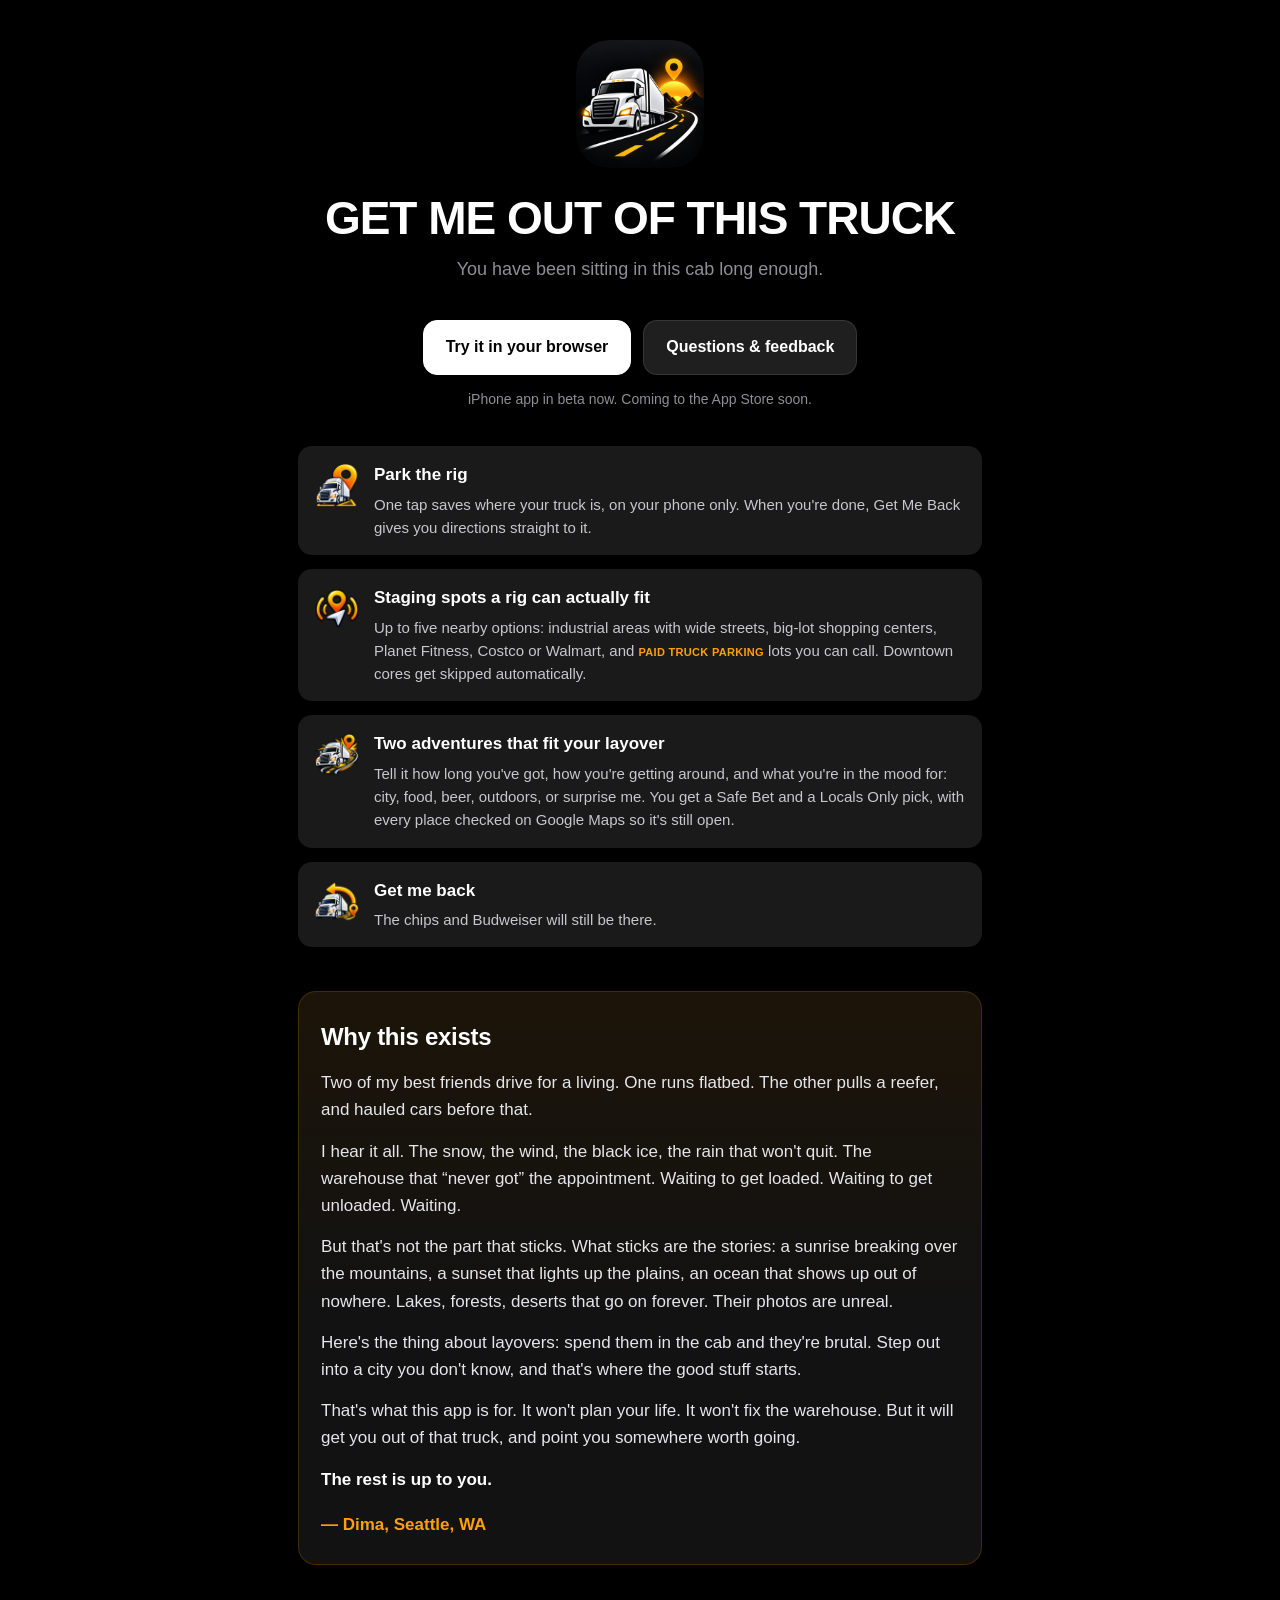
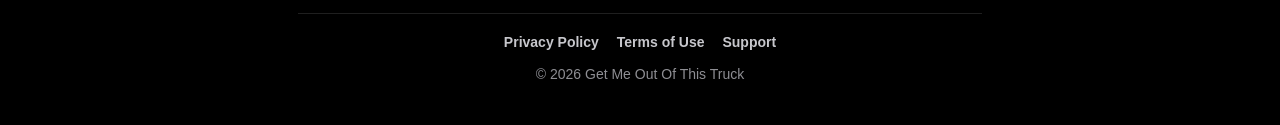
<file: index.html>
<!DOCTYPE html>
<html lang="en">
<head>
    <meta charset="UTF-8">
    <meta name="viewport" content="width=device-width, initial-scale=1.0, viewport-fit=cover">

    <title>Get Me Out of This Truck</title>
    <meta name="description" content="A layover app for truck drivers: park the rig, find somewhere a rig can actually stage, and get two quick local adventures that fit your time and mood.">

    <meta property="og:title" content="Get Me Out of This Truck">
    <meta property="og:description" content="You have been sitting in this cab long enough. Layover adventures and truck-friendly staging spots for drivers.">
    <meta property="og:image" content="https://getmeoutofthistruck.com/icons/logo.png">
    <meta property="og:url" content="https://getmeoutofthistruck.com/">

    <meta name="theme-color" content="#000000">
    <link rel="icon" type="image/png" sizes="32x32" href="icons/favicon-32.png">
    <link rel="icon" type="image/png" sizes="192x192" href="icons/icon-192.png">
    <link rel="apple-touch-icon" href="icons/apple-touch-icon.png">
    <link rel="stylesheet" href="style.css">
</head>

<body>
<main class="page">

    <section class="hero">
        <img class="hero-logo" src="icons/logo.png" alt="Get Me Out of This Truck app icon" width="128" height="128">

        <h1>GET ME OUT OF THIS TRUCK</h1>

        <p>You have been sitting in this cab long enough.</p>
    </section>

    <div class="cta-row">
        <a class="cta primary" href="https://truck.spokanistansaga.com">Try it in your browser</a>
        <a class="cta" href="support/">Questions &amp; feedback</a>
    </div>

    <p class="cta-note">iPhone app in beta now. Coming to the App Store soon.</p>

    <section class="features">

        <div class="feature">
            <img src="icons/park-rig.png" alt="">
            <div>
                <h2>Park the rig</h2>
                <p>One tap saves where your truck is, on your phone only. When you're done, Get Me Back gives you directions straight to it.</p>
            </div>
        </div>

        <div class="feature">
            <img src="icons/current-location.png" alt="">
            <div>
                <h2>Staging spots a rig can actually fit</h2>
                <p>Up to five nearby options: industrial areas with wide streets, big-lot shopping centers, Planet Fitness, Costco or Walmart, and <span class="tag">PAID TRUCK PARKING</span> lots you can call. Downtown cores get skipped automatically.</p>
            </div>
        </div>

        <div class="feature">
            <img src="icons/get-me-out.png" alt="">
            <div>
                <h2>Two adventures that fit your layover</h2>
                <p>Tell it how long you've got, how you're getting around, and what you're in the mood for: city, food, beer, outdoors, or surprise me. You get a Safe Bet and a Locals Only pick, with every place checked on Google Maps so it's still open.</p>
            </div>
        </div>

        <div class="feature">
            <img src="icons/get-me-back.png" alt="">
            <div>
                <h2>Get me back</h2>
                <p>The chips and Budweiser will still be there.</p>
            </div>
        </div>

    </section>

    <section class="story" id="story">
        <h2>Why this exists</h2>

        <p>Two of my best friends drive for a living. One runs flatbed. The other pulls a reefer, and hauled cars before that.</p>

        <p>I hear it all. The snow, the wind, the black ice, the rain that won't quit. The warehouse that &ldquo;never got&rdquo; the appointment. Waiting to get loaded. Waiting to get unloaded. Waiting.</p>

        <p>But that's not the part that sticks. What sticks are the stories: a sunrise breaking over the mountains, a sunset that lights up the plains, an ocean that shows up out of nowhere. Lakes, forests, deserts that go on forever. Their photos are unreal.</p>

        <p>Here's the thing about layovers: spend them in the cab and they're brutal. Step out into a city you don't know, and that's where the good stuff starts.</p>

        <p>That's what this app is for. It won't plan your life. It won't fix the warehouse. But it will get you out of that truck, and point you somewhere worth going.</p>

        <p class="story-kicker">The rest is up to you.</p>

        <p class="story-signature">&mdash; Dima, Seattle, WA</p>
    </section>

    <footer class="site-footer">
        <nav>
            <a href="privacy/">Privacy Policy</a>
            <a href="terms/">Terms of Use</a>
            <a href="support/">Support</a>
        </nav>
        <div>&copy; 2026 Get Me Out Of This Truck</div>
    </footer>

</main>
</body>
</html>
</file>
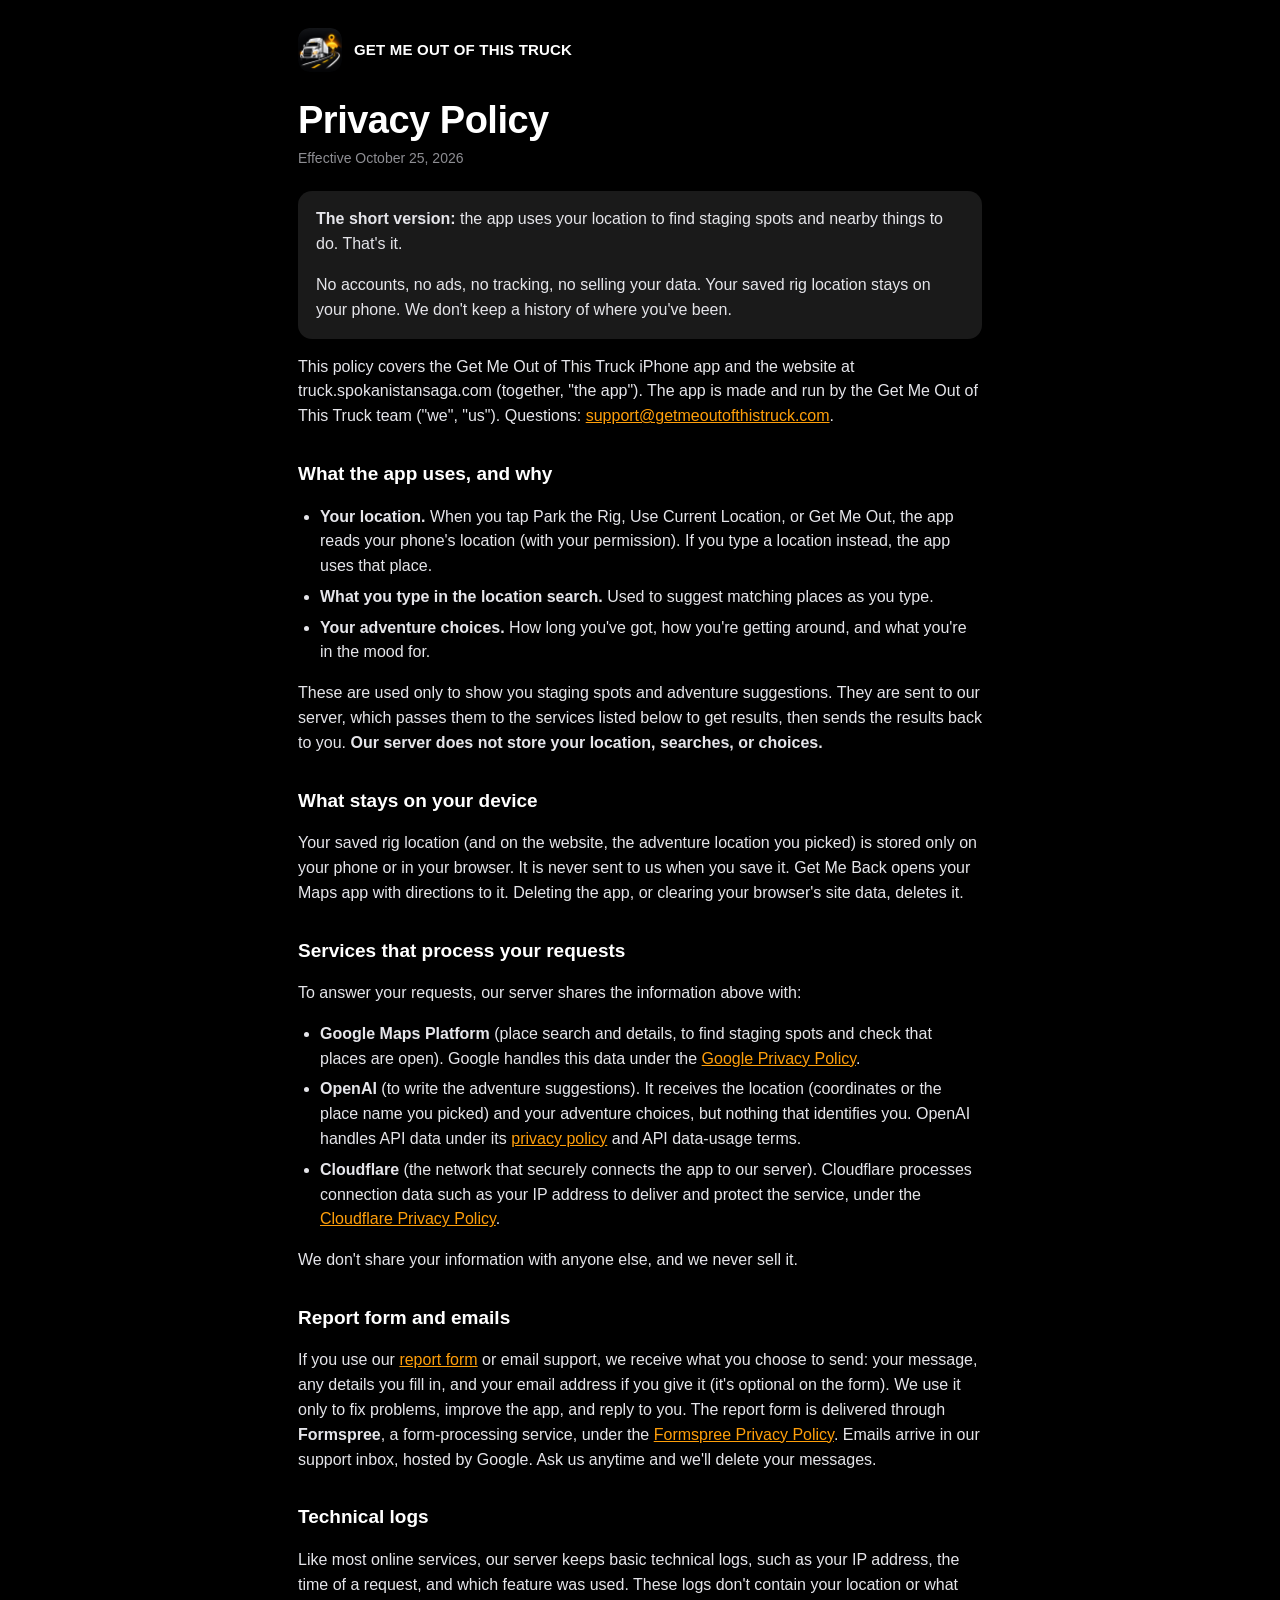
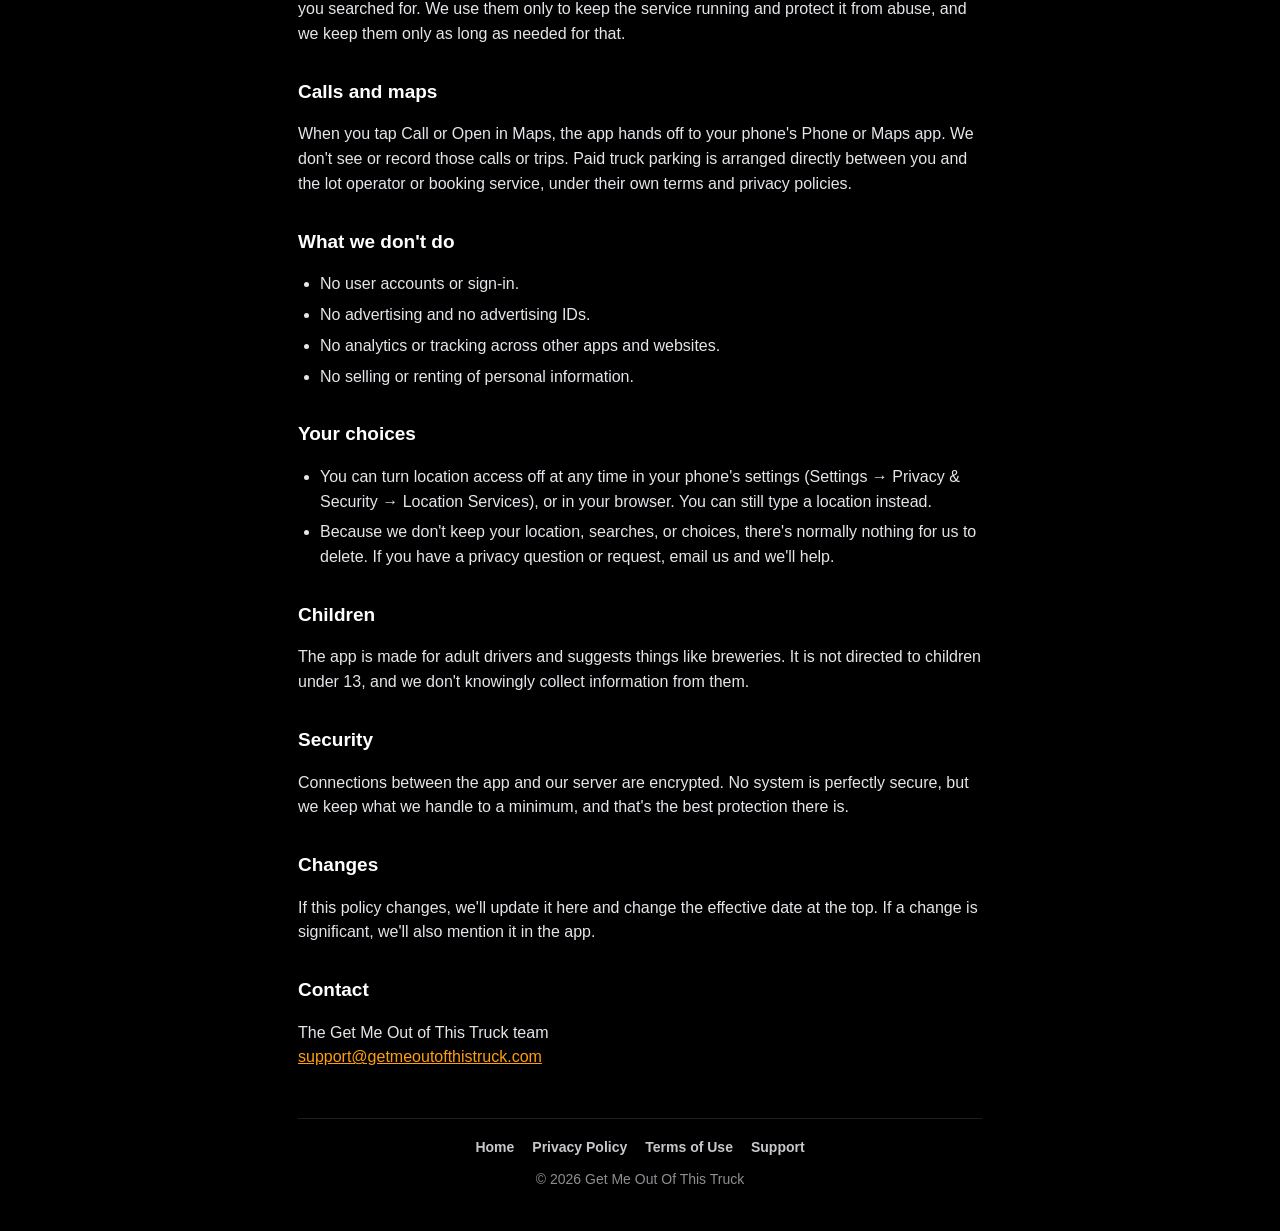
<file: privacy/index.html>
<!DOCTYPE html>
<html lang="en">
<head>
    <meta charset="UTF-8">
    <meta name="viewport" content="width=device-width, initial-scale=1.0, viewport-fit=cover">
    <title>Privacy Policy · Get Me Out of This Truck</title>
    <meta name="description" content="How Get Me Out of This Truck handles your information.">
    <meta name="theme-color" content="#000000">
    <link rel="icon" type="image/png" sizes="32x32" href="../icons/favicon-32.png">
    <link rel="apple-touch-icon" href="../icons/apple-touch-icon.png">
    <link rel="stylesheet" href="../style.css">
</head>

<body>
<main class="page doc">

    <a class="site-header" href="../">
        <img src="../icons/logo.png" alt="">
        <span>GET ME OUT OF THIS TRUCK</span>
    </a>

    <h1>Privacy Policy</h1>
    <p class="updated">Effective October 25, 2026</p>

    <div class="summary">
        <p><strong>The short version:</strong> the app uses your location to find staging spots and nearby things to do. That's it.</p>
        <p>No accounts, no ads, no tracking, no selling your data. Your saved rig location stays on your phone. We don't keep a history of where you've been.</p>
    </div>

    <p>This policy covers the Get Me Out of This Truck iPhone app and the website at truck.spokanistansaga.com (together, "the app"). The app is made and run by the Get Me Out of This Truck team ("we", "us"). Questions: <a href="mailto:support@getmeoutofthistruck.com">support@getmeoutofthistruck.com</a>.</p>

    <h2>What the app uses, and why</h2>
    <ul>
        <li><strong>Your location.</strong> When you tap Park the Rig, Use Current Location, or Get Me Out, the app reads your phone's location (with your permission). If you type a location instead, the app uses that place.</li>
        <li><strong>What you type in the location search.</strong> Used to suggest matching places as you type.</li>
        <li><strong>Your adventure choices.</strong> How long you've got, how you're getting around, and what you're in the mood for.</li>
    </ul>
    <p>These are used only to show you staging spots and adventure suggestions. They are sent to our server, which passes them to the services listed below to get results, then sends the results back to you. <strong>Our server does not store your location, searches, or choices.</strong></p>

    <h2>What stays on your device</h2>
    <p>Your saved rig location (and on the website, the adventure location you picked) is stored only on your phone or in your browser. It is never sent to us when you save it. Get Me Back opens your Maps app with directions to it. Deleting the app, or clearing your browser's site data, deletes it.</p>

    <h2>Services that process your requests</h2>
    <p>To answer your requests, our server shares the information above with:</p>
    <ul>
        <li><strong>Google Maps Platform</strong> (place search and details, to find staging spots and check that places are open). Google handles this data under the <a href="https://policies.google.com/privacy">Google Privacy Policy</a>.</li>
        <li><strong>OpenAI</strong> (to write the adventure suggestions). It receives the location (coordinates or the place name you picked) and your adventure choices, but nothing that identifies you. OpenAI handles API data under its <a href="https://openai.com/policies/privacy-policy">privacy policy</a> and API data-usage terms.</li>
        <li><strong>Cloudflare</strong> (the network that securely connects the app to our server). Cloudflare processes connection data such as your IP address to deliver and protect the service, under the <a href="https://www.cloudflare.com/privacypolicy/">Cloudflare Privacy Policy</a>.</li>
    </ul>
    <p>We don't share your information with anyone else, and we never sell it.</p>

    <h2>Report form and emails</h2>
    <p>If you use our <a href="../report/">report form</a> or email support, we receive what you choose to send: your message, any details you fill in, and your email address if you give it (it's optional on the form). We use it only to fix problems, improve the app, and reply to you. The report form is delivered through <strong>Formspree</strong>, a form-processing service, under the <a href="https://formspree.io/legal/privacy-policy">Formspree Privacy Policy</a>. Emails arrive in our support inbox, hosted by Google. Ask us anytime and we'll delete your messages.</p>

    <h2>Technical logs</h2>
    <p>Like most online services, our server keeps basic technical logs, such as your IP address, the time of a request, and which feature was used. These logs don't contain your location or what you searched for. We use them only to keep the service running and protect it from abuse, and we keep them only as long as needed for that.</p>

    <h2>Calls and maps</h2>
    <p>When you tap Call or Open in Maps, the app hands off to your phone's Phone or Maps app. We don't see or record those calls or trips. Paid truck parking is arranged directly between you and the lot operator or booking service, under their own terms and privacy policies.</p>

    <h2>What we don't do</h2>
    <ul>
        <li>No user accounts or sign-in.</li>
        <li>No advertising and no advertising IDs.</li>
        <li>No analytics or tracking across other apps and websites.</li>
        <li>No selling or renting of personal information.</li>
    </ul>

    <h2>Your choices</h2>
    <ul>
        <li>You can turn location access off at any time in your phone's settings (Settings → Privacy &amp; Security → Location Services), or in your browser. You can still type a location instead.</li>
        <li>Because we don't keep your location, searches, or choices, there's normally nothing for us to delete. If you have a privacy question or request, email us and we'll help.</li>
    </ul>

    <h2>Children</h2>
    <p>The app is made for adult drivers and suggests things like breweries. It is not directed to children under 13, and we don't knowingly collect information from them.</p>

    <h2>Security</h2>
    <p>Connections between the app and our server are encrypted. No system is perfectly secure, but we keep what we handle to a minimum, and that's the best protection there is.</p>

    <h2>Changes</h2>
    <p>If this policy changes, we'll update it here and change the effective date at the top. If a change is significant, we'll also mention it in the app.</p>

    <h2>Contact</h2>
    <p>The Get Me Out of This Truck team<br>
    <a href="mailto:support@getmeoutofthistruck.com">support@getmeoutofthistruck.com</a></p>

    <footer class="site-footer">
        <nav>
            <a href="../">Home</a>
            <a href="../privacy/">Privacy Policy</a>
            <a href="../terms/">Terms of Use</a>
            <a href="../support/">Support</a>
        </nav>
        <div>&copy; 2026 Get Me Out Of This Truck</div>
    </footer>

</main>
</body>
</html>
</file>
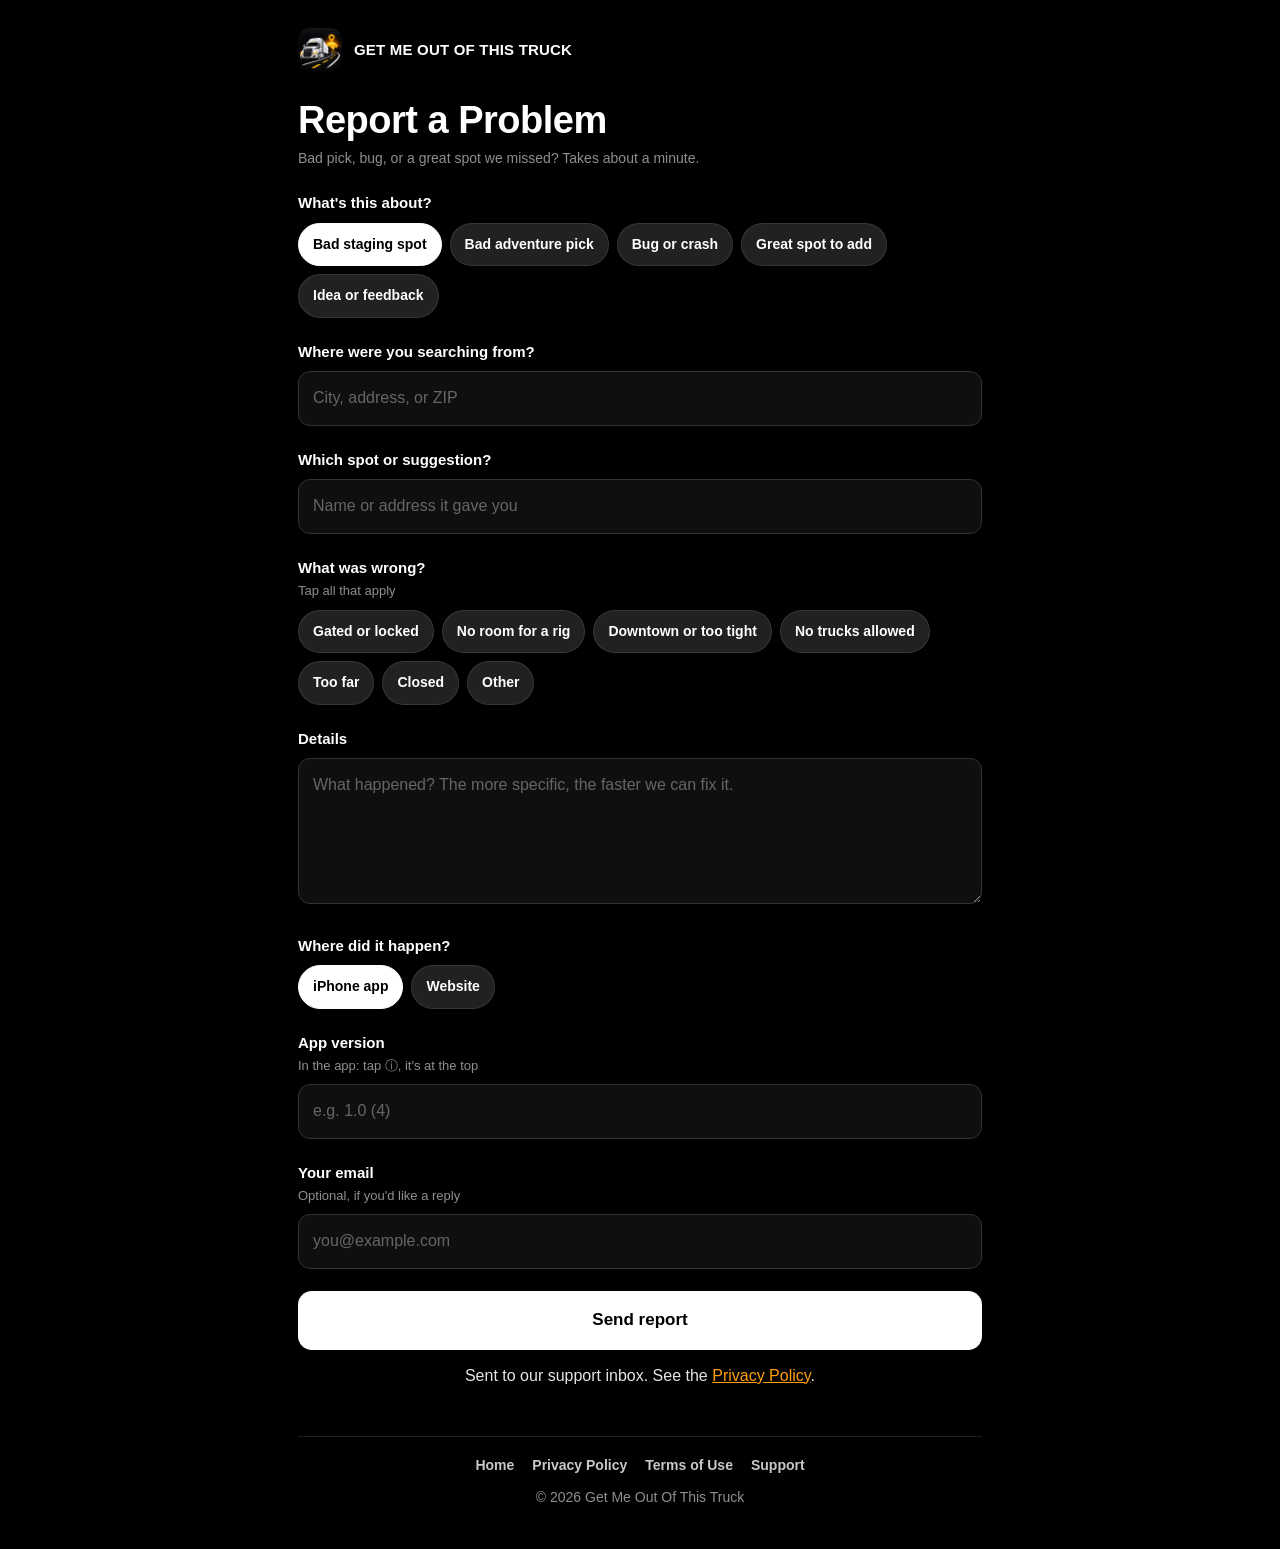
<file: report/index.html>
<!DOCTYPE html>
<html lang="en">
<head>
    <meta charset="UTF-8">
    <meta name="viewport" content="width=device-width, initial-scale=1.0, viewport-fit=cover">
    <title>Report a Problem · Get Me Out of This Truck</title>
    <meta name="description" content="Report a bug, a bad staging spot, or a great spot we should add to Get Me Out of This Truck.">
    <meta name="theme-color" content="#000000">
    <link rel="icon" type="image/png" sizes="32x32" href="../icons/favicon-32.png">
    <link rel="apple-touch-icon" href="../icons/apple-touch-icon.png">
    <link rel="stylesheet" href="../style.css">
</head>

<body>
<main class="page doc">

    <a class="site-header" href="../">
        <img src="../icons/logo.png" alt="">
        <span>GET ME OUT OF THIS TRUCK</span>
    </a>

    <h1>Report a Problem</h1>
    <p class="updated">Bad pick, bug, or a great spot we missed? Takes about a minute.</p>

    <!--
        Submissions go to Formspree, which emails them to the support inbox.
        To change where they go, change data-endpoint (formspree.io/f/<id>).
    -->
    <form
        id="reportForm"
        class="report-form"
        data-endpoint="https://formspree.io/f/xrpppbky"
        novalidate
    >

        <fieldset class="field">
            <legend>What's this about?</legend>

            <div class="chip-group" id="kindGroup">
                <label class="chip"><input type="radio" name="kind" value="Bad staging spot" checked><span>Bad staging spot</span></label>
                <label class="chip"><input type="radio" name="kind" value="Bad adventure pick"><span>Bad adventure pick</span></label>
                <label class="chip"><input type="radio" name="kind" value="Bug or crash"><span>Bug or crash</span></label>
                <label class="chip"><input type="radio" name="kind" value="Great spot to add"><span>Great spot to add</span></label>
                <label class="chip"><input type="radio" name="kind" value="Idea or feedback"><span>Idea or feedback</span></label>
            </div>
        </fieldset>

        <div class="field" data-show-for="Bad staging spot,Bad adventure pick,Great spot to add">
            <label for="searchedFrom">Where were you searching from?</label>
            <input id="searchedFrom" name="searched_from" type="text" placeholder="City, address, or ZIP" autocomplete="off">
        </div>

        <div class="field" data-show-for="Bad staging spot,Bad adventure pick,Great spot to add">
            <label for="spot" id="spotLabel">Which spot or suggestion?</label>
            <input id="spot" name="spot" type="text" placeholder="Name or address it gave you" autocomplete="off">
        </div>

        <fieldset class="field" data-show-for="Bad staging spot,Bad adventure pick">
            <legend>What was wrong? <span class="optional">Tap all that apply</span></legend>

            <div class="chip-group">
                <label class="chip"><input type="checkbox" name="problems" value="Gated or locked"><span>Gated or locked</span></label>
                <label class="chip"><input type="checkbox" name="problems" value="No room for a rig"><span>No room for a rig</span></label>
                <label class="chip"><input type="checkbox" name="problems" value="Downtown or too tight"><span>Downtown or too tight</span></label>
                <label class="chip"><input type="checkbox" name="problems" value="No trucks allowed"><span>No trucks allowed</span></label>
                <label class="chip"><input type="checkbox" name="problems" value="Too far"><span>Too far</span></label>
                <label class="chip"><input type="checkbox" name="problems" value="Closed"><span>Closed</span></label>
                <label class="chip"><input type="checkbox" name="problems" value="Other"><span>Other</span></label>
            </div>
        </fieldset>

        <div class="field">
            <label for="details" id="detailsLabel">Details</label>
            <textarea id="details" name="details" rows="5" required placeholder="What happened? The more specific, the faster we can fix it."></textarea>
            <p class="field-error" id="detailsError" hidden>Tell us a little about it (a sentence is plenty).</p>
        </div>

        <fieldset class="field">
            <legend>Where did it happen?</legend>

            <div class="chip-group">
                <label class="chip"><input type="radio" name="platform" value="iPhone app" checked><span>iPhone app</span></label>
                <label class="chip"><input type="radio" name="platform" value="Website"><span>Website</span></label>
            </div>
        </fieldset>

        <div class="field" data-show-for-platform="iPhone app">
            <label for="appVersion">App version <span class="optional">In the app: tap ⓘ, it's at the top</span></label>
            <input id="appVersion" name="app_version" type="text" placeholder="e.g. 1.0 (4)" autocomplete="off">
        </div>

        <div class="field">
            <label for="email">Your email <span class="optional">Optional, if you'd like a reply</span></label>
            <input id="email" name="email" type="email" placeholder="you@example.com" autocomplete="email" inputmode="email">
            <p class="field-error" id="emailError" hidden>That email doesn't look right. Fix it or leave it blank.</p>
        </div>

        <!-- Spam trap: hidden from people, bots fill it in. -->
        <div class="trap" aria-hidden="true">
            <label for="website">Leave this empty</label>
            <input id="website" name="_gotcha" type="text" tabindex="-1" autocomplete="off">
        </div>

        <input type="hidden" name="_subject" id="subjectField" value="Problem report">

        <button type="submit" class="submit-button" id="submitButton">Send report</button>

        <p class="form-error" id="formError" hidden>
            Couldn't send that. Check your signal and try again, or email
            <a href="mailto:support@getmeoutofthistruck.com">support@getmeoutofthistruck.com</a>.
        </p>

        <p class="form-fineprint">
            Sent to our support inbox. See the <a href="../privacy/">Privacy Policy</a>.
        </p>
    </form>

    <div class="report-success" id="reportSuccess" hidden>
        <h2>Got it. Thanks!</h2>
        <p>Your report is in our inbox. Every one gets read, and it helps make the app better for every driver out there.</p>
        <p id="replyNote" hidden>We'll reply to the email you gave us within a couple of days.</p>
        <button type="button" class="form-button" id="sendAnother">Send another report</button>
    </div>

    <footer class="site-footer">
        <nav>
            <a href="../">Home</a>
            <a href="../privacy/">Privacy Policy</a>
            <a href="../terms/">Terms of Use</a>
            <a href="../support/">Support</a>
        </nav>
        <div>&copy; 2026 Get Me Out Of This Truck</div>
    </footer>

</main>

<script src="report.js"></script>
</body>
</html>
</file>
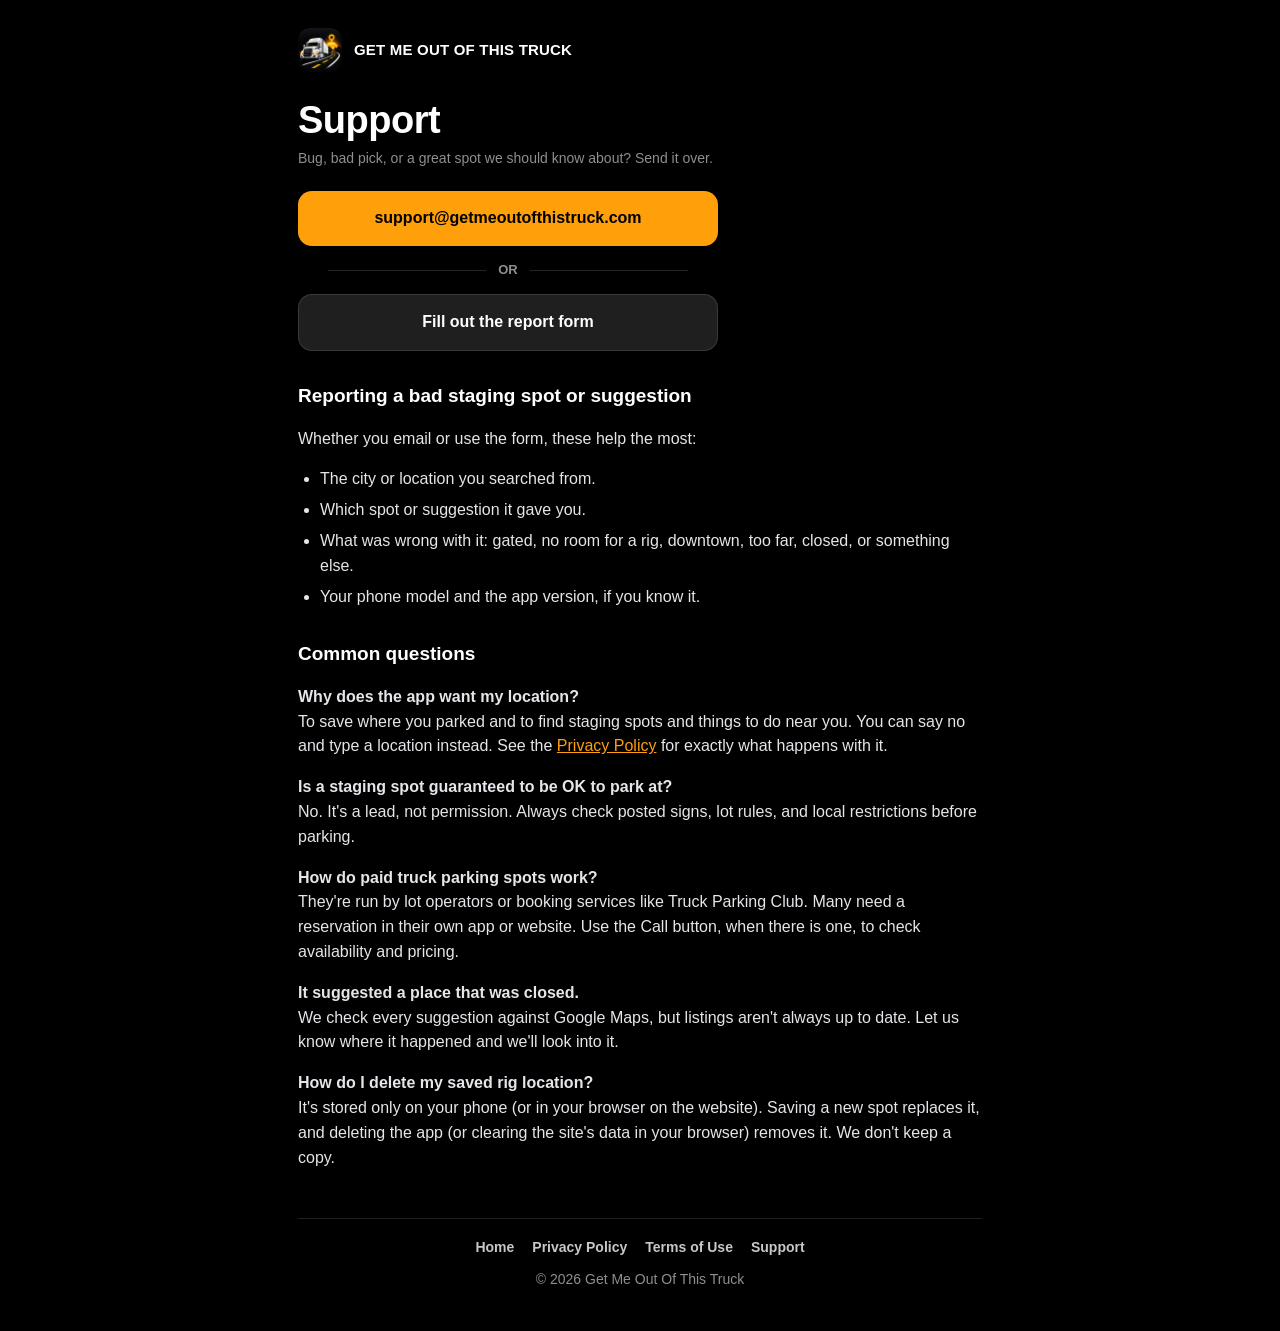
<file: support/index.html>
<!DOCTYPE html>
<html lang="en">
<head>
    <meta charset="UTF-8">
    <meta name="viewport" content="width=device-width, initial-scale=1.0, viewport-fit=cover">
    <title>Support · Get Me Out of This Truck</title>
    <meta name="description" content="Help and feedback for Get Me Out of This Truck.">
    <meta name="theme-color" content="#000000">
    <link rel="icon" type="image/png" sizes="32x32" href="../icons/favicon-32.png">
    <link rel="apple-touch-icon" href="../icons/apple-touch-icon.png">
    <link rel="stylesheet" href="../style.css">
</head>

<body>
<main class="page doc">

    <a class="site-header" href="../">
        <img src="../icons/logo.png" alt="">
        <span>GET ME OUT OF THIS TRUCK</span>
    </a>

    <h1>Support</h1>
    <p class="updated">Bug, bad pick, or a great spot we should know about? Send it over.</p>

    <div class="contact-options">
        <a class="email-box" href="mailto:support@getmeoutofthistruck.com?subject=Get%20Me%20Out%20of%20This%20Truck">support@getmeoutofthistruck.com</a>

        <div class="or-divider"><span>OR</span></div>

        <a class="form-button" href="../report/">Fill out the report form</a>
    </div>

    <h2>Reporting a bad staging spot or suggestion</h2>
    <p>Whether you email or use the form, these help the most:</p>
    <ul>
        <li>The city or location you searched from.</li>
        <li>Which spot or suggestion it gave you.</li>
        <li>What was wrong with it: gated, no room for a rig, downtown, too far, closed, or something else.</li>
        <li>Your phone model and the app version, if you know it.</li>
    </ul>

    <h2>Common questions</h2>

    <p><strong>Why does the app want my location?</strong><br>
    To save where you parked and to find staging spots and things to do near you. You can say no and type a location instead. See the <a href="../privacy/">Privacy Policy</a> for exactly what happens with it.</p>

    <p><strong>Is a staging spot guaranteed to be OK to park at?</strong><br>
    No. It's a lead, not permission. Always check posted signs, lot rules, and local restrictions before parking.</p>

    <p><strong>How do paid truck parking spots work?</strong><br>
    They're run by lot operators or booking services like Truck Parking Club. Many need a reservation in their own app or website. Use the Call button, when there is one, to check availability and pricing.</p>

    <p><strong>It suggested a place that was closed.</strong><br>
    We check every suggestion against Google Maps, but listings aren't always up to date. Let us know where it happened and we'll look into it.</p>

    <p><strong>How do I delete my saved rig location?</strong><br>
    It's stored only on your phone (or in your browser on the website). Saving a new spot replaces it, and deleting the app (or clearing the site's data in your browser) removes it. We don't keep a copy.</p>

    <footer class="site-footer">
        <nav>
            <a href="../">Home</a>
            <a href="../privacy/">Privacy Policy</a>
            <a href="../terms/">Terms of Use</a>
            <a href="../support/">Support</a>
        </nav>
        <div>&copy; 2026 Get Me Out Of This Truck</div>
    </footer>

</main>
</body>
</html>
</file>
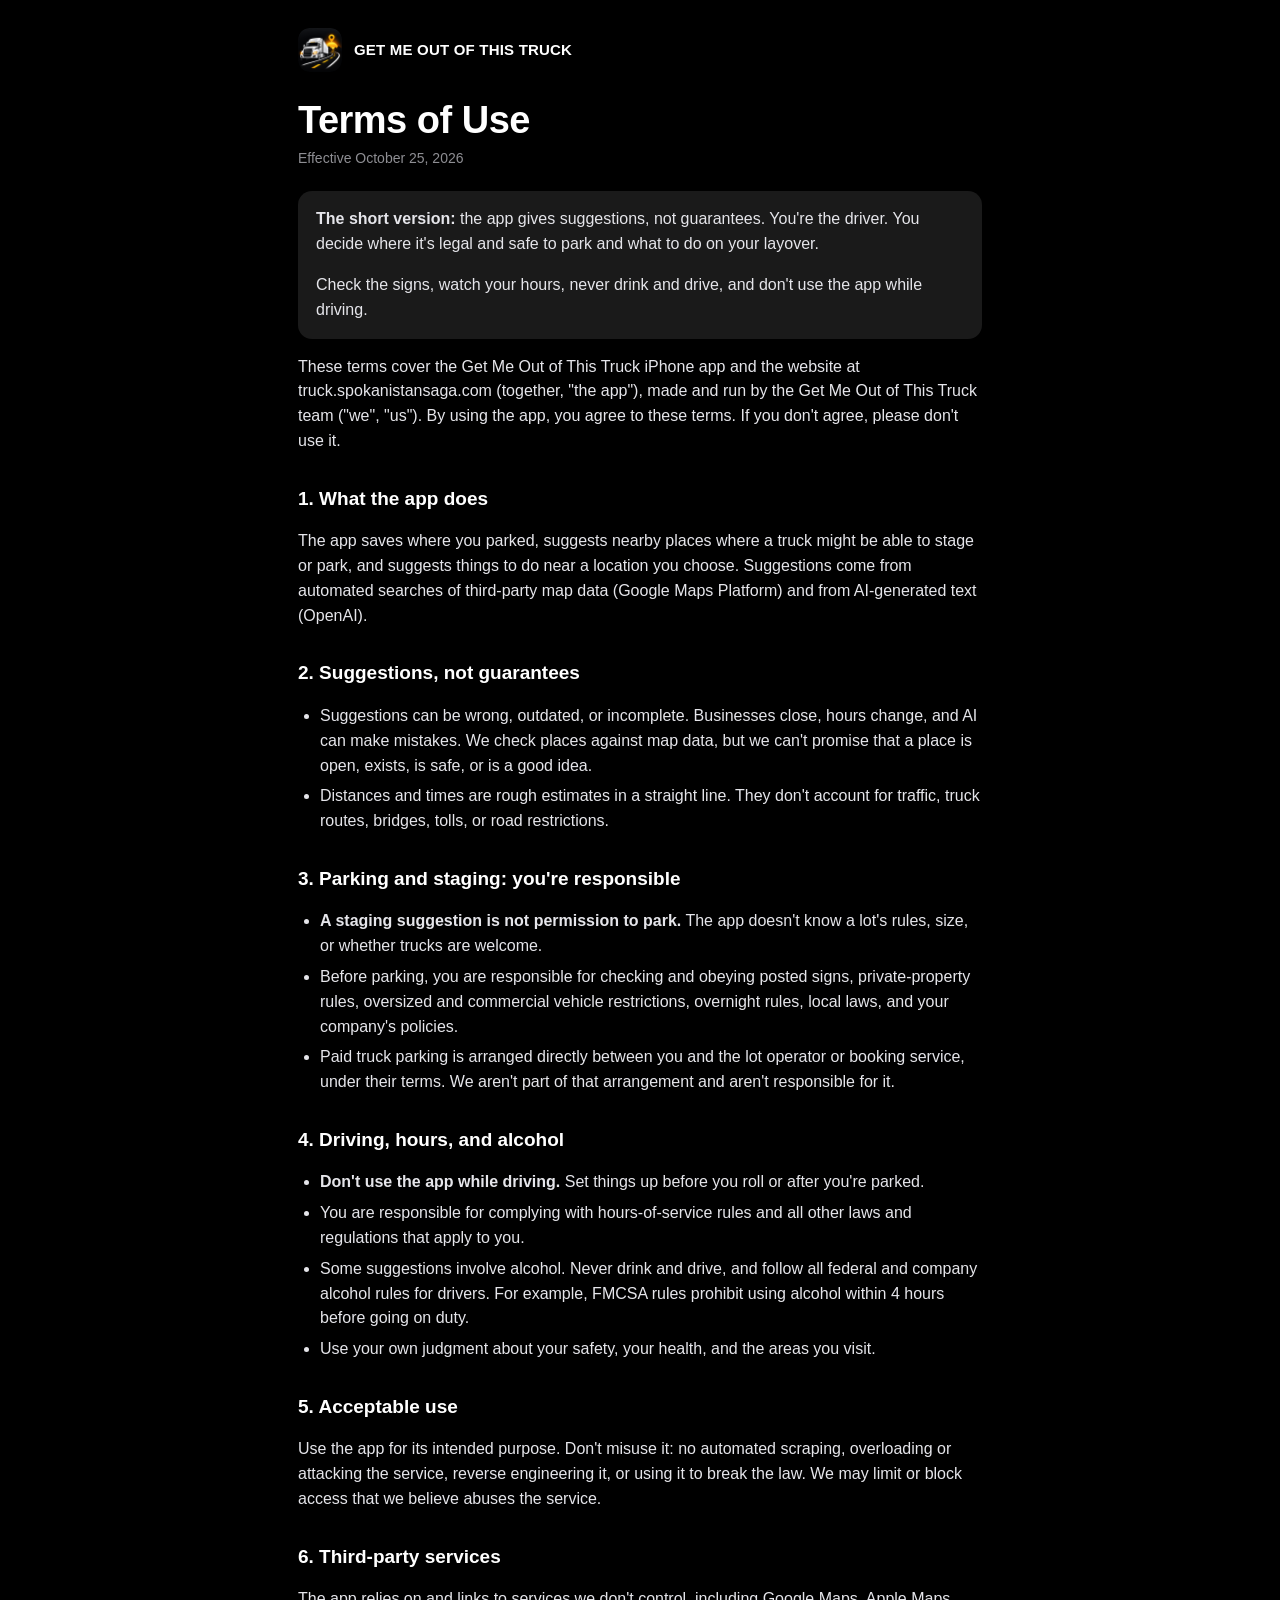
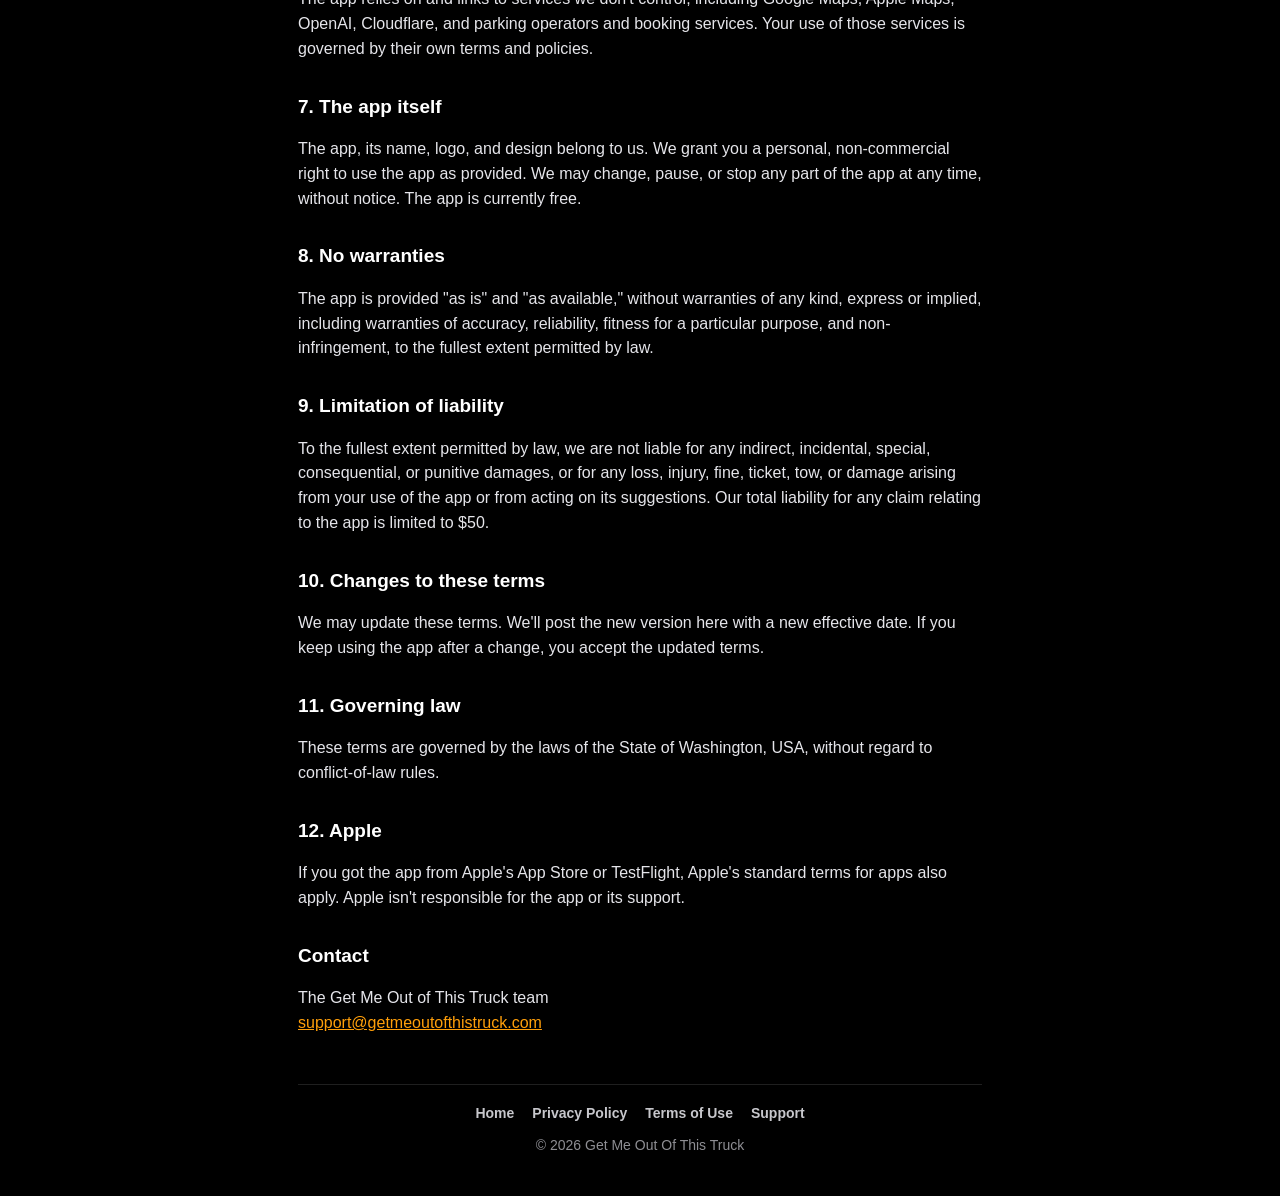
<file: terms/index.html>
<!DOCTYPE html>
<html lang="en">
<head>
    <meta charset="UTF-8">
    <meta name="viewport" content="width=device-width, initial-scale=1.0, viewport-fit=cover">
    <title>Terms of Use · Get Me Out of This Truck</title>
    <meta name="description" content="Terms of use for Get Me Out of This Truck.">
    <meta name="theme-color" content="#000000">
    <link rel="icon" type="image/png" sizes="32x32" href="../icons/favicon-32.png">
    <link rel="apple-touch-icon" href="../icons/apple-touch-icon.png">
    <link rel="stylesheet" href="../style.css">
</head>

<body>
<main class="page doc">

    <a class="site-header" href="../">
        <img src="../icons/logo.png" alt="">
        <span>GET ME OUT OF THIS TRUCK</span>
    </a>

    <h1>Terms of Use</h1>
    <p class="updated">Effective October 25, 2026</p>

    <div class="summary">
        <p><strong>The short version:</strong> the app gives suggestions, not guarantees. You're the driver. You decide where it's legal and safe to park and what to do on your layover.</p>
        <p>Check the signs, watch your hours, never drink and drive, and don't use the app while driving.</p>
    </div>

    <p>These terms cover the Get Me Out of This Truck iPhone app and the website at truck.spokanistansaga.com (together, "the app"), made and run by the Get Me Out of This Truck team ("we", "us"). By using the app, you agree to these terms. If you don't agree, please don't use it.</p>

    <h2>1. What the app does</h2>
    <p>The app saves where you parked, suggests nearby places where a truck might be able to stage or park, and suggests things to do near a location you choose. Suggestions come from automated searches of third-party map data (Google Maps Platform) and from AI-generated text (OpenAI).</p>

    <h2>2. Suggestions, not guarantees</h2>
    <ul>
        <li>Suggestions can be wrong, outdated, or incomplete. Businesses close, hours change, and AI can make mistakes. We check places against map data, but we can't promise that a place is open, exists, is safe, or is a good idea.</li>
        <li>Distances and times are rough estimates in a straight line. They don't account for traffic, truck routes, bridges, tolls, or road restrictions.</li>
    </ul>

    <h2>3. Parking and staging: you're responsible</h2>
    <ul>
        <li><strong>A staging suggestion is not permission to park.</strong> The app doesn't know a lot's rules, size, or whether trucks are welcome.</li>
        <li>Before parking, you are responsible for checking and obeying posted signs, private-property rules, oversized and commercial vehicle restrictions, overnight rules, local laws, and your company's policies.</li>
        <li>Paid truck parking is arranged directly between you and the lot operator or booking service, under their terms. We aren't part of that arrangement and aren't responsible for it.</li>
    </ul>

    <h2>4. Driving, hours, and alcohol</h2>
    <ul>
        <li><strong>Don't use the app while driving.</strong> Set things up before you roll or after you're parked.</li>
        <li>You are responsible for complying with hours-of-service rules and all other laws and regulations that apply to you.</li>
        <li>Some suggestions involve alcohol. Never drink and drive, and follow all federal and company alcohol rules for drivers. For example, FMCSA rules prohibit using alcohol within 4 hours before going on duty.</li>
        <li>Use your own judgment about your safety, your health, and the areas you visit.</li>
    </ul>

    <h2>5. Acceptable use</h2>
    <p>Use the app for its intended purpose. Don't misuse it: no automated scraping, overloading or attacking the service, reverse engineering it, or using it to break the law. We may limit or block access that we believe abuses the service.</p>

    <h2>6. Third-party services</h2>
    <p>The app relies on and links to services we don't control, including Google Maps, Apple Maps, OpenAI, Cloudflare, and parking operators and booking services. Your use of those services is governed by their own terms and policies.</p>

    <h2>7. The app itself</h2>
    <p>The app, its name, logo, and design belong to us. We grant you a personal, non-commercial right to use the app as provided. We may change, pause, or stop any part of the app at any time, without notice. The app is currently free.</p>

    <h2>8. No warranties</h2>
    <p>The app is provided "as is" and "as available," without warranties of any kind, express or implied, including warranties of accuracy, reliability, fitness for a particular purpose, and non-infringement, to the fullest extent permitted by law.</p>

    <h2>9. Limitation of liability</h2>
    <p>To the fullest extent permitted by law, we are not liable for any indirect, incidental, special, consequential, or punitive damages, or for any loss, injury, fine, ticket, tow, or damage arising from your use of the app or from acting on its suggestions. Our total liability for any claim relating to the app is limited to $50.</p>

    <h2>10. Changes to these terms</h2>
    <p>We may update these terms. We'll post the new version here with a new effective date. If you keep using the app after a change, you accept the updated terms.</p>

    <h2>11. Governing law</h2>
    <p>These terms are governed by the laws of the State of Washington, USA, without regard to conflict-of-law rules.</p>

    <h2>12. Apple</h2>
    <p>If you got the app from Apple's App Store or TestFlight, Apple's standard terms for apps also apply. Apple isn't responsible for the app or its support.</p>

    <h2>Contact</h2>
    <p>The Get Me Out of This Truck team<br>
    <a href="mailto:support@getmeoutofthistruck.com">support@getmeoutofthistruck.com</a></p>

    <footer class="site-footer">
        <nav>
            <a href="../">Home</a>
            <a href="../privacy/">Privacy Policy</a>
            <a href="../terms/">Terms of Use</a>
            <a href="../support/">Support</a>
        </nav>
        <div>&copy; 2026 Get Me Out Of This Truck</div>
    </footer>

</main>
</body>
</html>
</file>
<file: style.css>
/* getmeoutofthistruck.com: landing, privacy, terms, support.
   Same black look as the app. No external fonts or scripts. */

* {
    box-sizing: border-box;
}

html,
body {
    margin: 0;
    background: #000;
    color: #fff;
}

body {
    font-family: -apple-system, BlinkMacSystemFont, "Segoe UI", Arial, Helvetica, sans-serif;
    line-height: 1.55;
    -webkit-text-size-adjust: 100%;
}

a {
    color: #ff9f0a;
}

.page {
    max-width: 720px;
    margin: 0 auto;
    padding: max(28px, env(safe-area-inset-top)) 18px max(40px, env(safe-area-inset-bottom));
}

/* Header used on every page */

.site-header {
    display: flex;
    align-items: center;
    gap: 12px;
    margin-bottom: 28px;
    text-decoration: none;
    color: #fff;
}

.site-header img {
    width: 44px;
    height: 44px;
    border-radius: 11px;
}

.site-header span {
    font-weight: 900;
    font-size: 15px;
    letter-spacing: 0.2px;
}

/* Landing */

.hero {
    text-align: center;
    padding: 12px 0 8px;
}

.hero-logo {
    width: 128px;
    height: 128px;
    border-radius: 29px;
}

.hero h1 {
    margin: 18px 0 0;
    font-size: clamp(30px, 8vw, 46px);
    font-weight: 900;
    line-height: 1.05;
    letter-spacing: -1px;
}

.hero p {
    margin: 14px auto 0;
    max-width: 520px;
    color: #8e8e93;
    font-size: 18px;
}

.cta-row {
    display: flex;
    flex-wrap: wrap;
    justify-content: center;
    gap: 12px;
    margin: 28px 0 8px;
}

.cta {
    display: inline-block;
    padding: 14px 22px;
    border-radius: 14px;
    background: #1f1f1f;
    border: 1px solid rgba(255, 255, 255, 0.1);
    color: #fff;
    font-weight: 800;
    text-decoration: none;
}

.cta.primary {
    background: #fff;
    color: #000;
    border-color: #fff;
}

.cta-note {
    text-align: center;
    color: #8e8e93;
    font-size: 14px;
}

.features {
    display: grid;
    gap: 14px;
    margin: 36px 0 0;
}

.feature {
    display: flex;
    gap: 14px;
    align-items: flex-start;
    padding: 16px;
    border-radius: 14px;
    background: #1a1a1a;
}

.feature img {
    flex: none;
    width: 46px;
    height: 46px;
}

.feature h2 {
    margin: 0;
    font-size: 17px;
    font-weight: 900;
}

.feature p {
    margin: 4px 0 0;
    color: #c7c7cc;
    font-size: 15px;
}

.tag {
    color: #ff9f0a;
    font-size: 11px;
    font-weight: 900;
    letter-spacing: 0.3px;
}

/* Story */

.story {
    margin: 44px 0 0;
    padding: 26px 22px;
    border-radius: 18px;
    background: linear-gradient(180deg, #1c1408 0%, #121212 55%);
    border: 1px solid rgba(255, 159, 10, 0.18);
}

.story h2 {
    margin: 0 0 14px;
    font-size: 24px;
    font-weight: 900;
    letter-spacing: -0.3px;
}

.story p {
    margin: 0 0 14px;
    color: #e5e5ea;
    font-size: 17px;
    line-height: 1.6;
}

.story-kicker {
    font-weight: 900;
    color: #fff !important;
}

.story-signature {
    margin: 18px 0 0 !important;
    color: #ff9f0a !important;
    font-weight: 800;
}

/* Documents (privacy, terms, support) */

.doc h1 {
    margin: 0 0 6px;
    font-size: clamp(28px, 7vw, 38px);
    font-weight: 900;
    line-height: 1.1;
    letter-spacing: -0.5px;
}

.doc .updated {
    margin: 0 0 22px;
    color: #8e8e93;
    font-size: 14px;
}

.doc h2 {
    margin: 30px 0 8px;
    font-size: 19px;
    font-weight: 900;
}

.doc p,
.doc li {
    color: #e5e5ea;
    font-size: 16px;
}

.doc ul {
    padding-left: 22px;
}

.doc li {
    margin: 6px 0;
}

.summary {
    padding: 16px 18px;
    border-radius: 14px;
    background: #1a1a1a;
}

.summary p:first-child {
    margin-top: 0;
}

.summary p:last-child {
    margin-bottom: 0;
}

.email-box {
    display: inline-block;
    margin: 4px 0 8px;
    padding: 14px 20px;
    border-radius: 14px;
    background: #ff9f0a;
    color: #000;
    font-weight: 900;
    text-decoration: none;
}

/* Support: email OR form */

.contact-options {
    display: flex;
    flex-direction: column;
    align-items: stretch;
    gap: 14px;
    max-width: 420px;
    margin: 6px 0 8px;
}

.contact-options .email-box,
.form-button {
    margin: 0;
    padding: 15px 20px;
    border-radius: 14px;
    font-weight: 900;
    text-align: center;
    text-decoration: none;
}

.form-button {
    background: #1f1f1f;
    border: 1px solid rgba(255, 255, 255, 0.12);
    color: #fff;
}

.or-divider {
    display: flex;
    align-items: center;
    gap: 12px;
    padding: 0 30px;
    color: #8e8e93;
    font-size: 13px;
    font-weight: 800;
}

.or-divider::before,
.or-divider::after {
    content: "";
    flex: 1;
    height: 1px;
    background: rgba(255, 255, 255, 0.15);
}

/* Report form */

[hidden] {
    display: none !important;
}

.report-form {
    display: flex;
    flex-direction: column;
    gap: 22px;
    margin-top: 8px;
}

.field {
    margin: 0;
    padding: 0;
    border: 0;
    min-width: 0;
}

.field > label,
.field > legend {
    display: block;
    margin: 0 0 8px;
    padding: 0;
    color: #fff;
    font-size: 15px;
    font-weight: 900;
}

.optional {
    display: block;
    margin-top: 2px;
    color: #8e8e93;
    font-size: 13px;
    font-weight: 500;
}

.report-form input[type="text"],
.report-form input[type="email"],
.report-form textarea {
    width: 100%;
    padding: 14px;
    border: 1px solid #333;
    border-radius: 12px;
    background: #0f0f0f;
    color: #fff;
    font: inherit;
    font-size: 16px; /* 16px stops iPhone Safari from zooming in */
    outline: none;
}

.report-form textarea {
    resize: vertical;
    min-height: 120px;
    line-height: 1.45;
}

.report-form input:focus,
.report-form textarea:focus {
    border-color: #ff9f0a;
}

.report-form input::placeholder,
.report-form textarea::placeholder {
    color: #666;
}

.report-form .invalid {
    border-color: #ff453a;
}

.field-error {
    margin: 6px 0 0;
    color: #ff6961;
    font-size: 14px;
}

.chip-group {
    display: flex;
    flex-wrap: wrap;
    gap: 8px;
}

.chip {
    position: relative;
    cursor: pointer;
}

.chip input {
    position: absolute;
    opacity: 0;
    pointer-events: none;
}

.chip span {
    display: inline-block;
    padding: 10px 14px;
    border-radius: 999px;
    background: #212121;
    border: 1px solid rgba(255, 255, 255, 0.1);
    color: #fff;
    font-size: 14px;
    font-weight: 800;
    user-select: none;
}

.chip input:checked + span {
    background: #fff;
    color: #000;
    border-color: #fff;
}

.chip input:focus-visible + span {
    outline: 2px solid #ff9f0a;
    outline-offset: 2px;
}

.trap {
    position: absolute;
    left: -10000px;
    width: 1px;
    height: 1px;
    overflow: hidden;
}

.submit-button {
    width: 100%;
    padding: 16px;
    border: 0;
    border-radius: 14px;
    background: #fff;
    color: #000;
    font: inherit;
    font-size: 17px;
    font-weight: 900;
    cursor: pointer;
}

.submit-button:disabled {
    opacity: 0.5;
    cursor: wait;
}

.form-error {
    margin: -8px 0 0;
    padding: 12px 14px;
    border-radius: 12px;
    background: rgba(255, 69, 58, 0.12);
    color: #ffb3ad;
    font-size: 15px;
}

.form-fineprint {
    margin: -8px 0 0;
    color: #8e8e93;
    font-size: 13px;
    text-align: center;
}

.report-success {
    margin-top: 8px;
    padding: 22px;
    border-radius: 16px;
    background: linear-gradient(180deg, #1c1408 0%, #121212 70%);
    border: 1px solid rgba(255, 159, 10, 0.18);
}

.report-success h2 {
    margin: 0 0 10px;
}

.report-success .form-button {
    width: 100%;
    margin-top: 6px;
    font: inherit;
    font-weight: 900;
    cursor: pointer;
}

/* Footer used on every page */

.site-footer {
    margin-top: 48px;
    padding-top: 18px;
    border-top: 1px solid rgba(255, 255, 255, 0.12);
    color: #8e8e93;
    font-size: 14px;
    text-align: center;
}

.site-footer nav {
    display: flex;
    flex-wrap: wrap;
    justify-content: center;
    gap: 6px 18px;
    margin-bottom: 10px;
}

.site-footer a {
    color: #c7c7cc;
    text-decoration: none;
    font-weight: 700;
}
</file>
